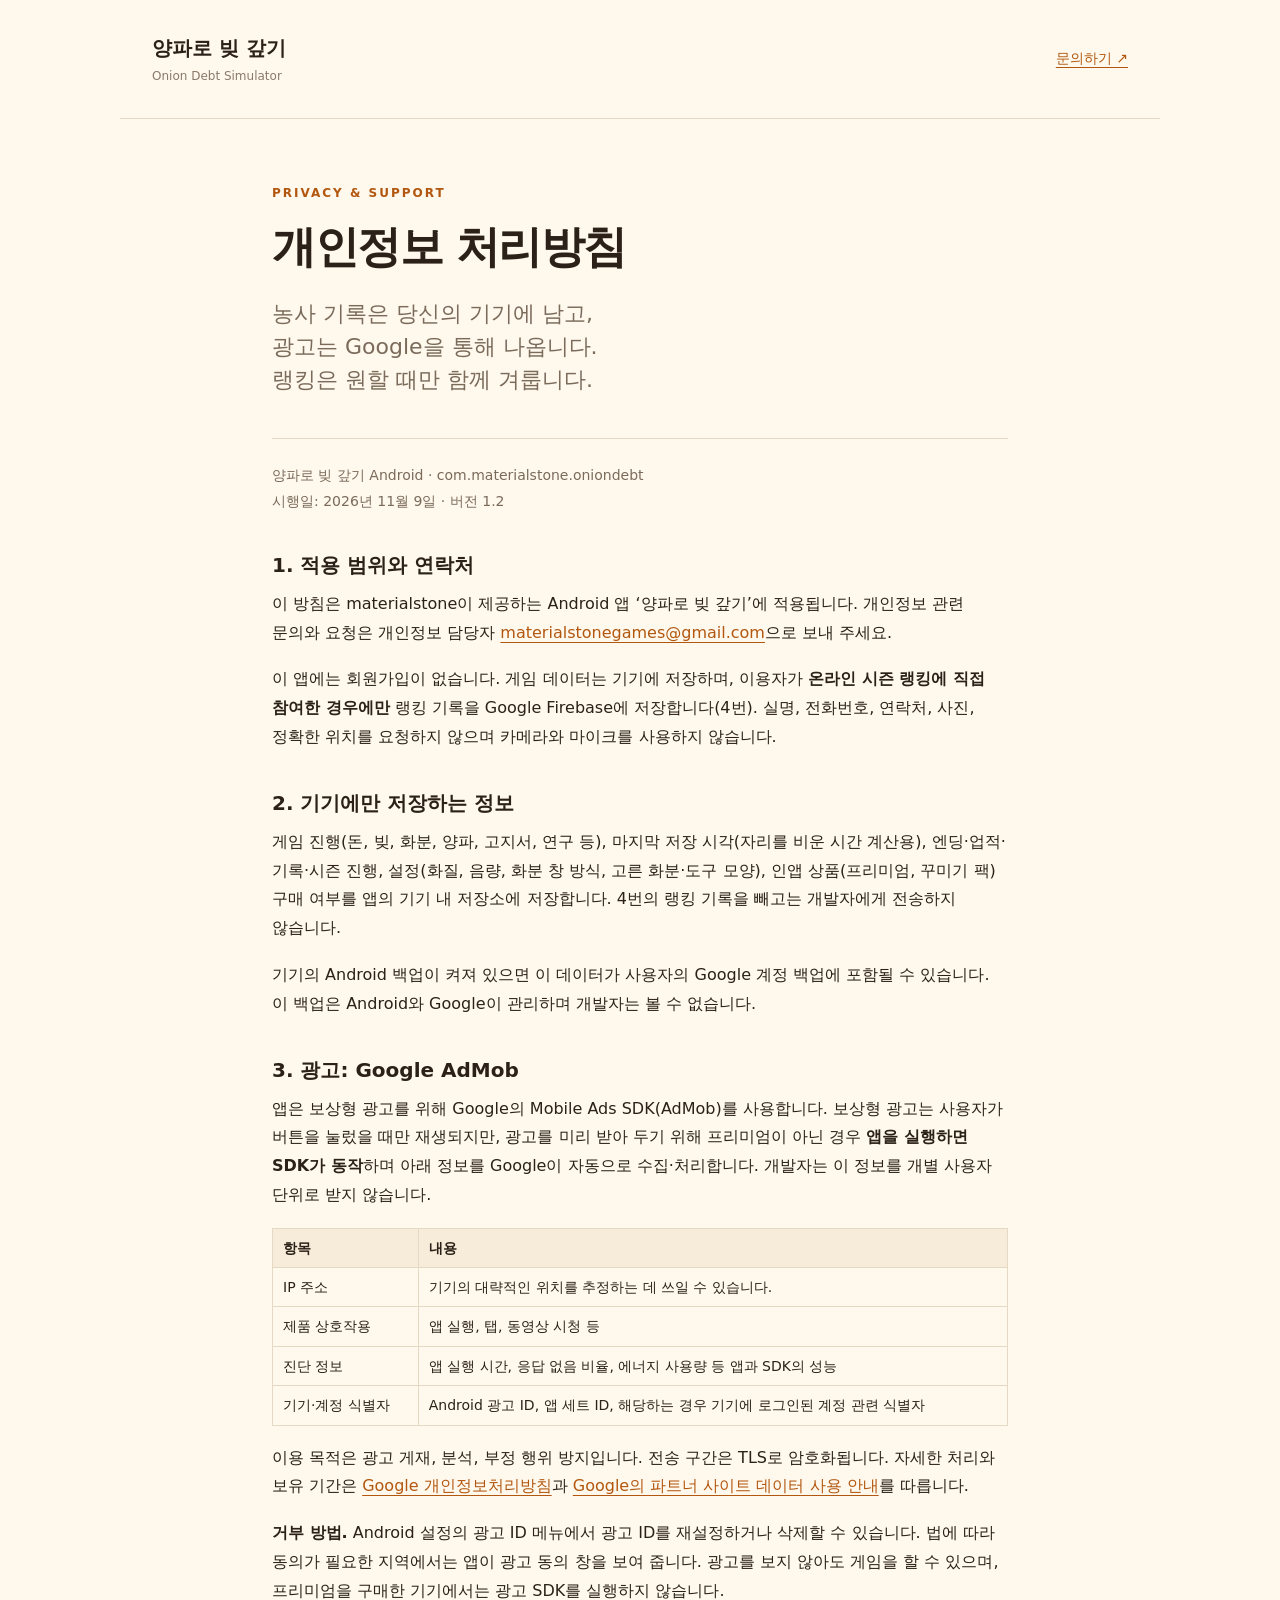
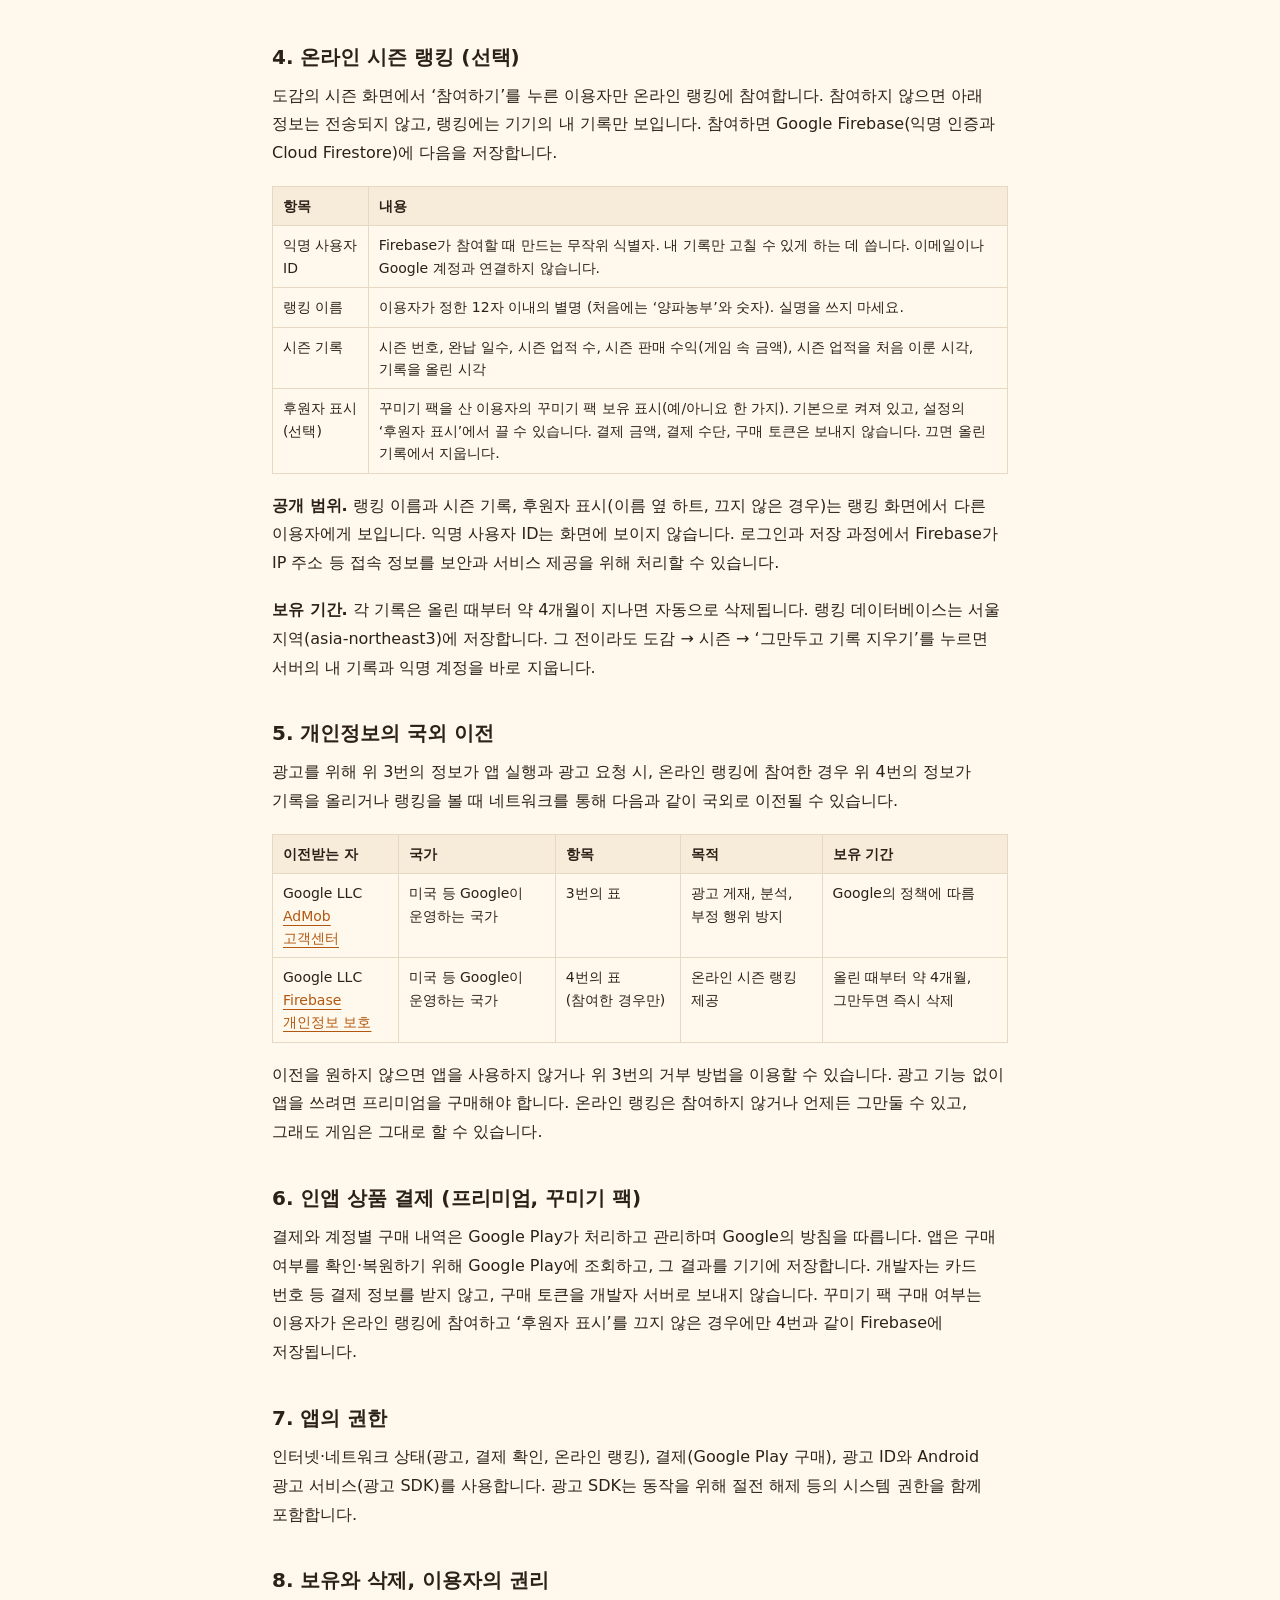
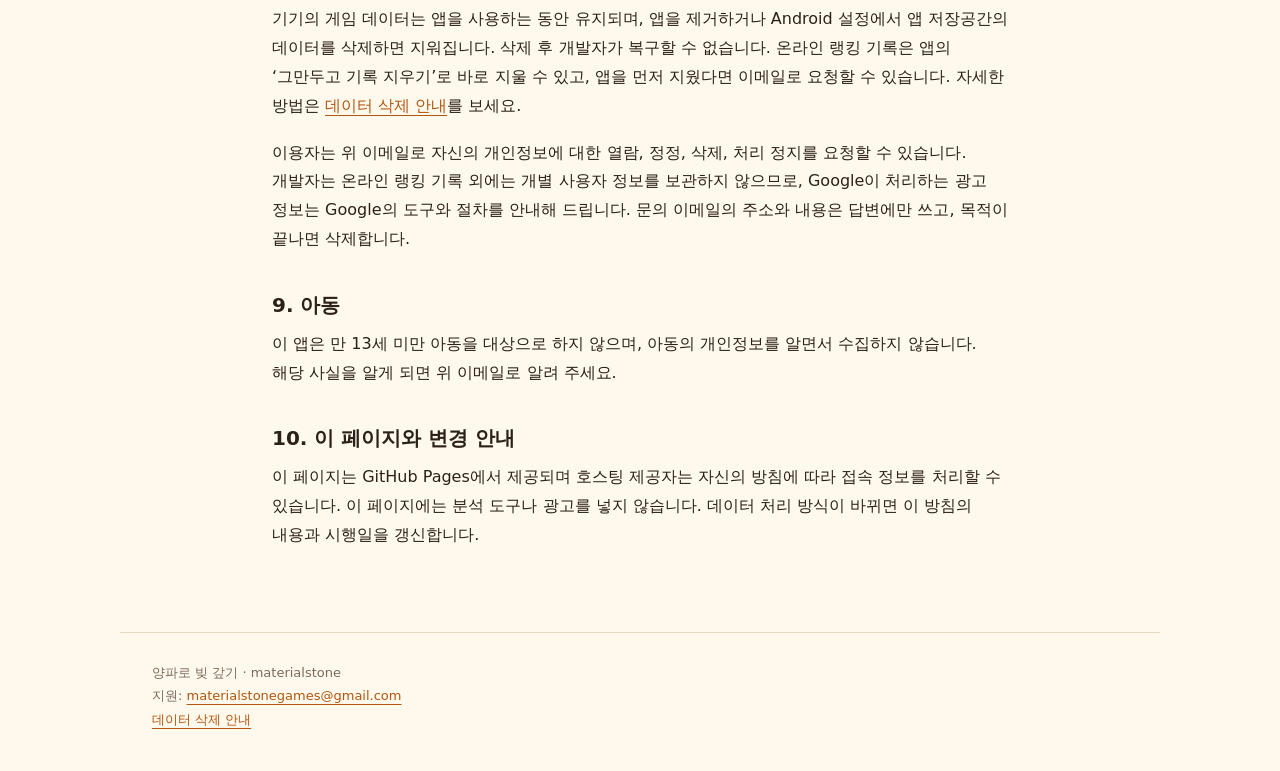
<file: index.html>
<!doctype html>
<html lang="ko"><head><meta charset="utf-8"><meta name="viewport" content="width=device-width,initial-scale=1">
<meta name="description" content="양파로 빚 갚기 Android 앱의 개인정보 처리방침과 지원 연락처.">
<meta name="color-scheme" content="light"><title>개인정보 처리방침 · 양파로 빚 갚기</title>
<link rel="stylesheet" href="./style.css"></head><body>
<header><a href="./" aria-label="양파로 빚 갚기 개인정보 처리방침">양파로 빚 갚기<span>Onion Debt Simulator</span></a><a href="mailto:materialstonegames@gmail.com">문의하기 ↗</a></header>
<main><div class="eyebrow">PRIVACY &amp; SUPPORT</div><h1>개인정보 처리방침</h1><p class="intro">농사 기록은 당신의 기기에 남고,<br>광고는 Google을 통해 나옵니다.<br>랭킹은 원할 때만 함께 겨룹니다.</p>
<article>
<p class="muted">양파로 빚 갚기 Android · com.materialstone.oniondebt<br>시행일: 2026년 11월 9일 · 버전 1.2</p>

<h3>1. 적용 범위와 연락처</h3>
<p>이 방침은 materialstone이 제공하는 Android 앱 ‘양파로 빚 갚기’에 적용됩니다. 개인정보 관련 문의와 요청은 개인정보 담당자 <a href="mailto:materialstonegames@gmail.com">materialstonegames@gmail.com</a>으로 보내 주세요.</p>
<p>이 앱에는 회원가입이 없습니다. 게임 데이터는 기기에 저장하며, 이용자가 <b>온라인 시즌 랭킹에 직접 참여한 경우에만</b> 랭킹 기록을 Google Firebase에 저장합니다(4번). 실명, 전화번호, 연락처, 사진, 정확한 위치를 요청하지 않으며 카메라와 마이크를 사용하지 않습니다.</p>

<h3>2. 기기에만 저장하는 정보</h3>
<p>게임 진행(돈, 빚, 화분, 양파, 고지서, 연구 등), 마지막 저장 시각(자리를 비운 시간 계산용), 엔딩·업적·기록·시즌 진행, 설정(화질, 음량, 화분 창 방식, 고른 화분·도구 모양), 인앱 상품(프리미엄, 꾸미기 팩) 구매 여부를 앱의 기기 내 저장소에 저장합니다. 4번의 랭킹 기록을 빼고는 개발자에게 전송하지 않습니다.</p>
<p>기기의 Android 백업이 켜져 있으면 이 데이터가 사용자의 Google 계정 백업에 포함될 수 있습니다. 이 백업은 Android와 Google이 관리하며 개발자는 볼 수 없습니다.</p>

<h3>3. 광고: Google AdMob</h3>
<p>앱은 보상형 광고를 위해 Google의 Mobile Ads SDK(AdMob)를 사용합니다. 보상형 광고는 사용자가 버튼을 눌렀을 때만 재생되지만, 광고를 미리 받아 두기 위해 프리미엄이 아닌 경우 <b>앱을 실행하면 SDK가 동작</b>하며 아래 정보를 Google이 자동으로 수집·처리합니다. 개발자는 이 정보를 개별 사용자 단위로 받지 않습니다.</p>
<div class="table"><table>
<tr><th>항목</th><th>내용</th></tr>
<tr><td>IP 주소</td><td>기기의 대략적인 위치를 추정하는 데 쓰일 수 있습니다.</td></tr>
<tr><td>제품 상호작용</td><td>앱 실행, 탭, 동영상 시청 등</td></tr>
<tr><td>진단 정보</td><td>앱 실행 시간, 응답 없음 비율, 에너지 사용량 등 앱과 SDK의 성능</td></tr>
<tr><td>기기·계정 식별자</td><td>Android 광고 ID, 앱 세트 ID, 해당하는 경우 기기에 로그인된 계정 관련 식별자</td></tr>
</table></div>
<p>이용 목적은 광고 게재, 분석, 부정 행위 방지입니다. 전송 구간은 TLS로 암호화됩니다. 자세한 처리와 보유 기간은 <a href="https://policies.google.com/privacy" rel="noopener">Google 개인정보처리방침</a>과 <a href="https://policies.google.com/technologies/partner-sites" rel="noopener">Google의 파트너 사이트 데이터 사용 안내</a>를 따릅니다.</p>
<p><b>거부 방법.</b> Android 설정의 광고 ID 메뉴에서 광고 ID를 재설정하거나 삭제할 수 있습니다. 법에 따라 동의가 필요한 지역에서는 앱이 광고 동의 창을 보여 줍니다. 광고를 보지 않아도 게임을 할 수 있으며, 프리미엄을 구매한 기기에서는 광고 SDK를 실행하지 않습니다.</p>

<h3>4. 온라인 시즌 랭킹 (선택)</h3>
<p>도감의 시즌 화면에서 ‘참여하기’를 누른 이용자만 온라인 랭킹에 참여합니다. 참여하지 않으면 아래 정보는 전송되지 않고, 랭킹에는 기기의 내 기록만 보입니다. 참여하면 Google Firebase(익명 인증과 Cloud Firestore)에 다음을 저장합니다.</p>
<div class="table"><table>
<tr><th>항목</th><th>내용</th></tr>
<tr><td>익명 사용자 ID</td><td>Firebase가 참여할 때 만드는 무작위 식별자. 내 기록만 고칠 수 있게 하는 데 씁니다. 이메일이나 Google 계정과 연결하지 않습니다.</td></tr>
<tr><td>랭킹 이름</td><td>이용자가 정한 12자 이내의 별명 (처음에는 ‘양파농부’와 숫자). 실명을 쓰지 마세요.</td></tr>
<tr><td>시즌 기록</td><td>시즌 번호, 완납 일수, 시즌 업적 수, 시즌 판매 수익(게임 속 금액), 시즌 업적을 처음 이룬 시각, 기록을 올린 시각</td></tr>
<tr><td>후원자 표시 (선택)</td><td>꾸미기 팩을 산 이용자의 꾸미기 팩 보유 표시(예/아니요 한 가지). 기본으로 켜져 있고, 설정의 ‘후원자 표시’에서 끌 수 있습니다. 결제 금액, 결제 수단, 구매 토큰은 보내지 않습니다. 끄면 올린 기록에서 지웁니다.</td></tr>
</table></div>
<p><b>공개 범위.</b> 랭킹 이름과 시즌 기록, 후원자 표시(이름 옆 하트, 끄지 않은 경우)는 랭킹 화면에서 다른 이용자에게 보입니다. 익명 사용자 ID는 화면에 보이지 않습니다. 로그인과 저장 과정에서 Firebase가 IP 주소 등 접속 정보를 보안과 서비스 제공을 위해 처리할 수 있습니다.</p>
<p><b>보유 기간.</b> 각 기록은 올린 때부터 약 4개월이 지나면 자동으로 삭제됩니다. 랭킹 데이터베이스는 서울 지역(asia-northeast3)에 저장합니다. 그 전이라도 도감 → 시즌 → ‘그만두고 기록 지우기’를 누르면 서버의 내 기록과 익명 계정을 바로 지웁니다.</p>

<h3>5. 개인정보의 국외 이전</h3>
<p>광고를 위해 위 3번의 정보가 앱 실행과 광고 요청 시, 온라인 랭킹에 참여한 경우 위 4번의 정보가 기록을 올리거나 랭킹을 볼 때 네트워크를 통해 다음과 같이 국외로 이전될 수 있습니다.</p>
<div class="table"><table class="wide">
<tr><th>이전받는 자</th><th>국가</th><th>항목</th><th>목적</th><th>보유 기간</th></tr>
<tr><td>Google LLC<br><a href="https://support.google.com/admob/" rel="noopener">AdMob 고객센터</a></td><td>미국 등 Google이 운영하는 국가</td><td>3번의 표</td><td>광고 게재, 분석, 부정 행위 방지</td><td>Google의 정책에 따름</td></tr>
<tr><td>Google LLC<br><a href="https://firebase.google.com/support/privacy" rel="noopener">Firebase 개인정보 보호</a></td><td>미국 등 Google이 운영하는 국가</td><td>4번의 표 (참여한 경우만)</td><td>온라인 시즌 랭킹 제공</td><td>올린 때부터 약 4개월, 그만두면 즉시 삭제</td></tr>
</table></div>
<p>이전을 원하지 않으면 앱을 사용하지 않거나 위 3번의 거부 방법을 이용할 수 있습니다. 광고 기능 없이 앱을 쓰려면 프리미엄을 구매해야 합니다. 온라인 랭킹은 참여하지 않거나 언제든 그만둘 수 있고, 그래도 게임은 그대로 할 수 있습니다.</p>

<h3>6. 인앱 상품 결제 (프리미엄, 꾸미기 팩)</h3>
<p>결제와 계정별 구매 내역은 Google Play가 처리하고 관리하며 Google의 방침을 따릅니다. 앱은 구매 여부를 확인·복원하기 위해 Google Play에 조회하고, 그 결과를 기기에 저장합니다. 개발자는 카드 번호 등 결제 정보를 받지 않고, 구매 토큰을 개발자 서버로 보내지 않습니다. 꾸미기 팩 구매 여부는 이용자가 온라인 랭킹에 참여하고 ‘후원자 표시’를 끄지 않은 경우에만 4번과 같이 Firebase에 저장됩니다.</p>

<h3>7. 앱의 권한</h3>
<p>인터넷·네트워크 상태(광고, 결제 확인, 온라인 랭킹), 결제(Google Play 구매), 광고 ID와 Android 광고 서비스(광고 SDK)를 사용합니다. 광고 SDK는 동작을 위해 절전 해제 등의 시스템 권한을 함께 포함합니다.</p>

<h3>8. 보유와 삭제, 이용자의 권리</h3>
<p>기기의 게임 데이터는 앱을 사용하는 동안 유지되며, 앱을 제거하거나 Android 설정에서 앱 저장공간의 데이터를 삭제하면 지워집니다. 삭제 후 개발자가 복구할 수 없습니다. 온라인 랭킹 기록은 앱의 ‘그만두고 기록 지우기’로 바로 지울 수 있고, 앱을 먼저 지웠다면 이메일로 요청할 수 있습니다. 자세한 방법은 <a href="./delete-data.html">데이터 삭제 안내</a>를 보세요.</p>
<p>이용자는 위 이메일로 자신의 개인정보에 대한 열람, 정정, 삭제, 처리 정지를 요청할 수 있습니다. 개발자는 온라인 랭킹 기록 외에는 개별 사용자 정보를 보관하지 않으므로, Google이 처리하는 광고 정보는 Google의 도구와 절차를 안내해 드립니다. 문의 이메일의 주소와 내용은 답변에만 쓰고, 목적이 끝나면 삭제합니다.</p>

<h3>9. 아동</h3>
<p>이 앱은 만 13세 미만 아동을 대상으로 하지 않으며, 아동의 개인정보를 알면서 수집하지 않습니다. 해당 사실을 알게 되면 위 이메일로 알려 주세요.</p>

<h3>10. 이 페이지와 변경 안내</h3>
<p>이 페이지는 GitHub Pages에서 제공되며 호스팅 제공자는 자신의 방침에 따라 접속 정보를 처리할 수 있습니다. 이 페이지에는 분석 도구나 광고를 넣지 않습니다. 데이터 처리 방식이 바뀌면 이 방침의 내용과 시행일을 갱신합니다.</p>
</article></main>
<footer>양파로 빚 갚기 · materialstone<br>지원: <a href="mailto:materialstonegames@gmail.com">materialstonegames@gmail.com</a><br><a href="./delete-data.html">데이터 삭제 안내</a></footer>
</body></html>
</file>
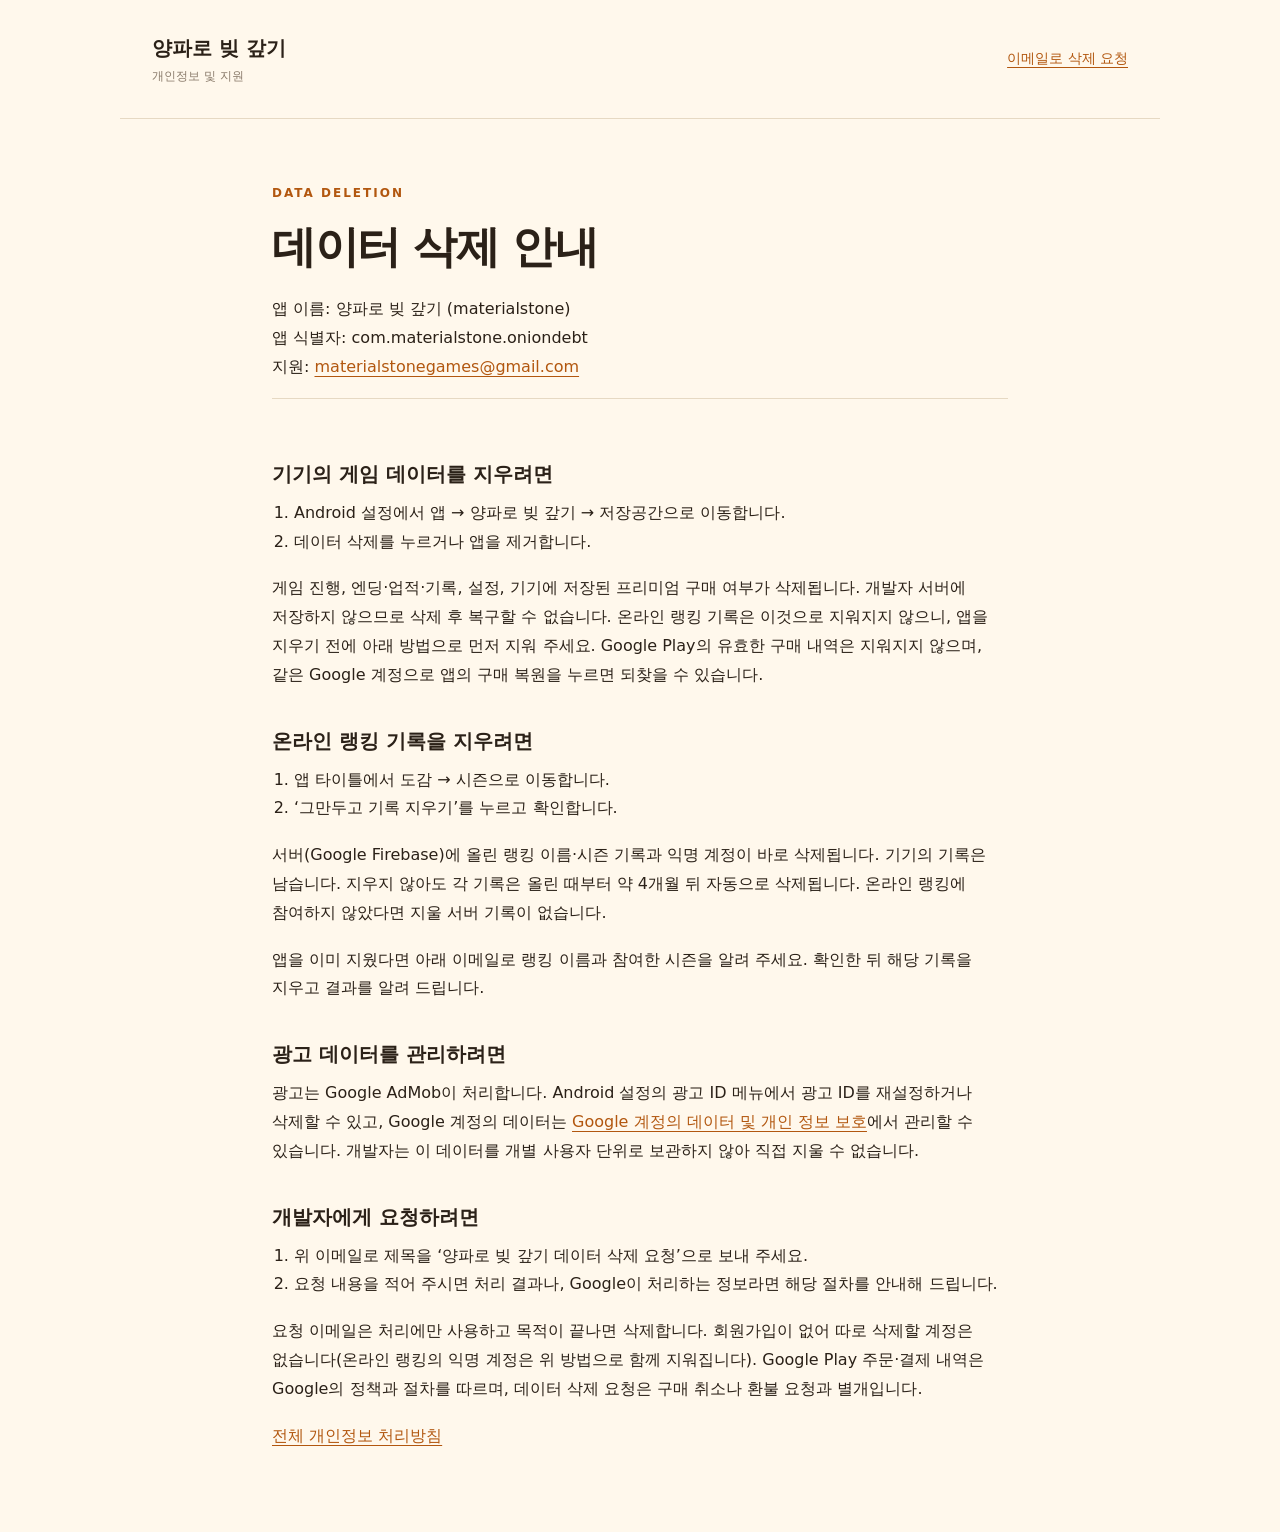
<file: delete-data.html>
<!doctype html>
<html lang="ko"><head><meta charset="utf-8"><meta name="viewport" content="width=device-width,initial-scale=1">
<meta name="color-scheme" content="light"><title>데이터 삭제 안내 · 양파로 빚 갚기</title>
<link rel="stylesheet" href="./style.css"></head><body>
<header><a href="./">양파로 빚 갚기<span>개인정보 및 지원</span></a><a href="mailto:materialstonegames@gmail.com?subject=%EC%96%91%ED%8C%8C%EB%A1%9C%20%EB%B9%9A%20%EA%B0%9A%EA%B8%B0%20%EB%8D%B0%EC%9D%B4%ED%84%B0%20%EC%82%AD%EC%A0%9C%20%EC%9A%94%EC%B2%AD">이메일로 삭제 요청</a></header>
<main><div class="eyebrow">DATA DELETION</div><h1>데이터 삭제 안내</h1>
<p>앱 이름: 양파로 빚 갚기 (materialstone)<br>앱 식별자: com.materialstone.oniondebt<br>지원: <a href="mailto:materialstonegames@gmail.com">materialstonegames@gmail.com</a></p>
<article>
<h3>기기의 게임 데이터를 지우려면</h3>
<ol><li>Android 설정에서 앱 → 양파로 빚 갚기 → 저장공간으로 이동합니다.</li><li>데이터 삭제를 누르거나 앱을 제거합니다.</li></ol>
<p>게임 진행, 엔딩·업적·기록, 설정, 기기에 저장된 프리미엄 구매 여부가 삭제됩니다. 개발자 서버에 저장하지 않으므로 삭제 후 복구할 수 없습니다. 온라인 랭킹 기록은 이것으로 지워지지 않으니, 앱을 지우기 전에 아래 방법으로 먼저 지워 주세요. Google Play의 유효한 구매 내역은 지워지지 않으며, 같은 Google 계정으로 앱의 구매 복원을 누르면 되찾을 수 있습니다.</p>
<h3>온라인 랭킹 기록을 지우려면</h3>
<ol><li>앱 타이틀에서 도감 → 시즌으로 이동합니다.</li><li>‘그만두고 기록 지우기’를 누르고 확인합니다.</li></ol>
<p>서버(Google Firebase)에 올린 랭킹 이름·시즌 기록과 익명 계정이 바로 삭제됩니다. 기기의 기록은 남습니다. 지우지 않아도 각 기록은 올린 때부터 약 4개월 뒤 자동으로 삭제됩니다. 온라인 랭킹에 참여하지 않았다면 지울 서버 기록이 없습니다.</p>
<p>앱을 이미 지웠다면 아래 이메일로 랭킹 이름과 참여한 시즌을 알려 주세요. 확인한 뒤 해당 기록을 지우고 결과를 알려 드립니다.</p>
<h3>광고 데이터를 관리하려면</h3>
<p>광고는 Google AdMob이 처리합니다. Android 설정의 광고 ID 메뉴에서 광고 ID를 재설정하거나 삭제할 수 있고, Google 계정의 데이터는 <a href="https://myaccount.google.com/data-and-privacy" rel="noopener">Google 계정의 데이터 및 개인 정보 보호</a>에서 관리할 수 있습니다. 개발자는 이 데이터를 개별 사용자 단위로 보관하지 않아 직접 지울 수 없습니다.</p>
<h3>개발자에게 요청하려면</h3>
<ol><li>위 이메일로 제목을 ‘양파로 빚 갚기 데이터 삭제 요청’으로 보내 주세요.</li><li>요청 내용을 적어 주시면 처리 결과나, Google이 처리하는 정보라면 해당 절차를 안내해 드립니다.</li></ol>
<p>요청 이메일은 처리에만 사용하고 목적이 끝나면 삭제합니다. 회원가입이 없어 따로 삭제할 계정은 없습니다(온라인 랭킹의 익명 계정은 위 방법으로 함께 지워집니다). Google Play 주문·결제 내역은 Google의 정책과 절차를 따르며, 데이터 삭제 요청은 구매 취소나 환불 요청과 별개입니다.</p>
<p><a href="./">전체 개인정보 처리방침</a></p>
</article></main></body></html>
</file>
<file: style.css>
*{box-sizing:border-box}
html{color-scheme:light}
body{margin:0;background:#fff8ec;color:#2b2118;font:16px/1.8 system-ui,-apple-system,"Segoe UI",sans-serif}
a{color:#b2570f;text-underline-offset:4px}
header{max-width:1040px;margin:auto;padding:30px 32px;border-bottom:1px solid #e6d9c3;display:flex;justify-content:space-between;gap:20px;align-items:center}
header a:first-child{text-decoration:none;color:inherit;font-size:20px;font-weight:750}
header span{display:block;color:#8a7b6b;font-size:12px;font-weight:500}
header a:last-child{font-size:14px;white-space:nowrap}
main{max-width:800px;padding:64px 32px;margin:auto}
.eyebrow{color:#b2570f;font-size:12px;letter-spacing:2px;font-weight:700}
h1{font-size:clamp(28px,6vw,44px);line-height:1.3;letter-spacing:-1.5px;margin:14px 0 20px}
.intro{font-size:22px;line-height:1.5;color:#7a6b5b;margin-bottom:42px}
article{border-top:1px solid #e6d9c3;padding-top:24px}
article h3{font-size:20px;line-height:1.5;margin:36px 0 10px}
article p,article li{word-break:keep-all;overflow-wrap:anywhere}
article p{margin:0 0 18px}
article ul,article ol{margin:0 0 18px;padding-left:22px}
.muted{color:#7a6b5b;font-size:14px}
.table{overflow-x:auto;margin:0 0 18px}
table{border-collapse:collapse;width:100%;font-size:14px;line-height:1.6}
table.wide{min-width:480px}
th,td{border:1px solid #e6d9c3;padding:8px 10px;text-align:left;vertical-align:top;word-break:keep-all}
th{background:#f7ecd9}
footer{max-width:1040px;padding:28px 32px 40px;margin:auto;border-top:1px solid #e6d9c3;color:#7a6b5b;font-size:13px}
@media(max-width:480px){header{padding:20px}main{padding:40px 20px}footer{padding:24px 20px}.intro{font-size:20px}}
</file>
